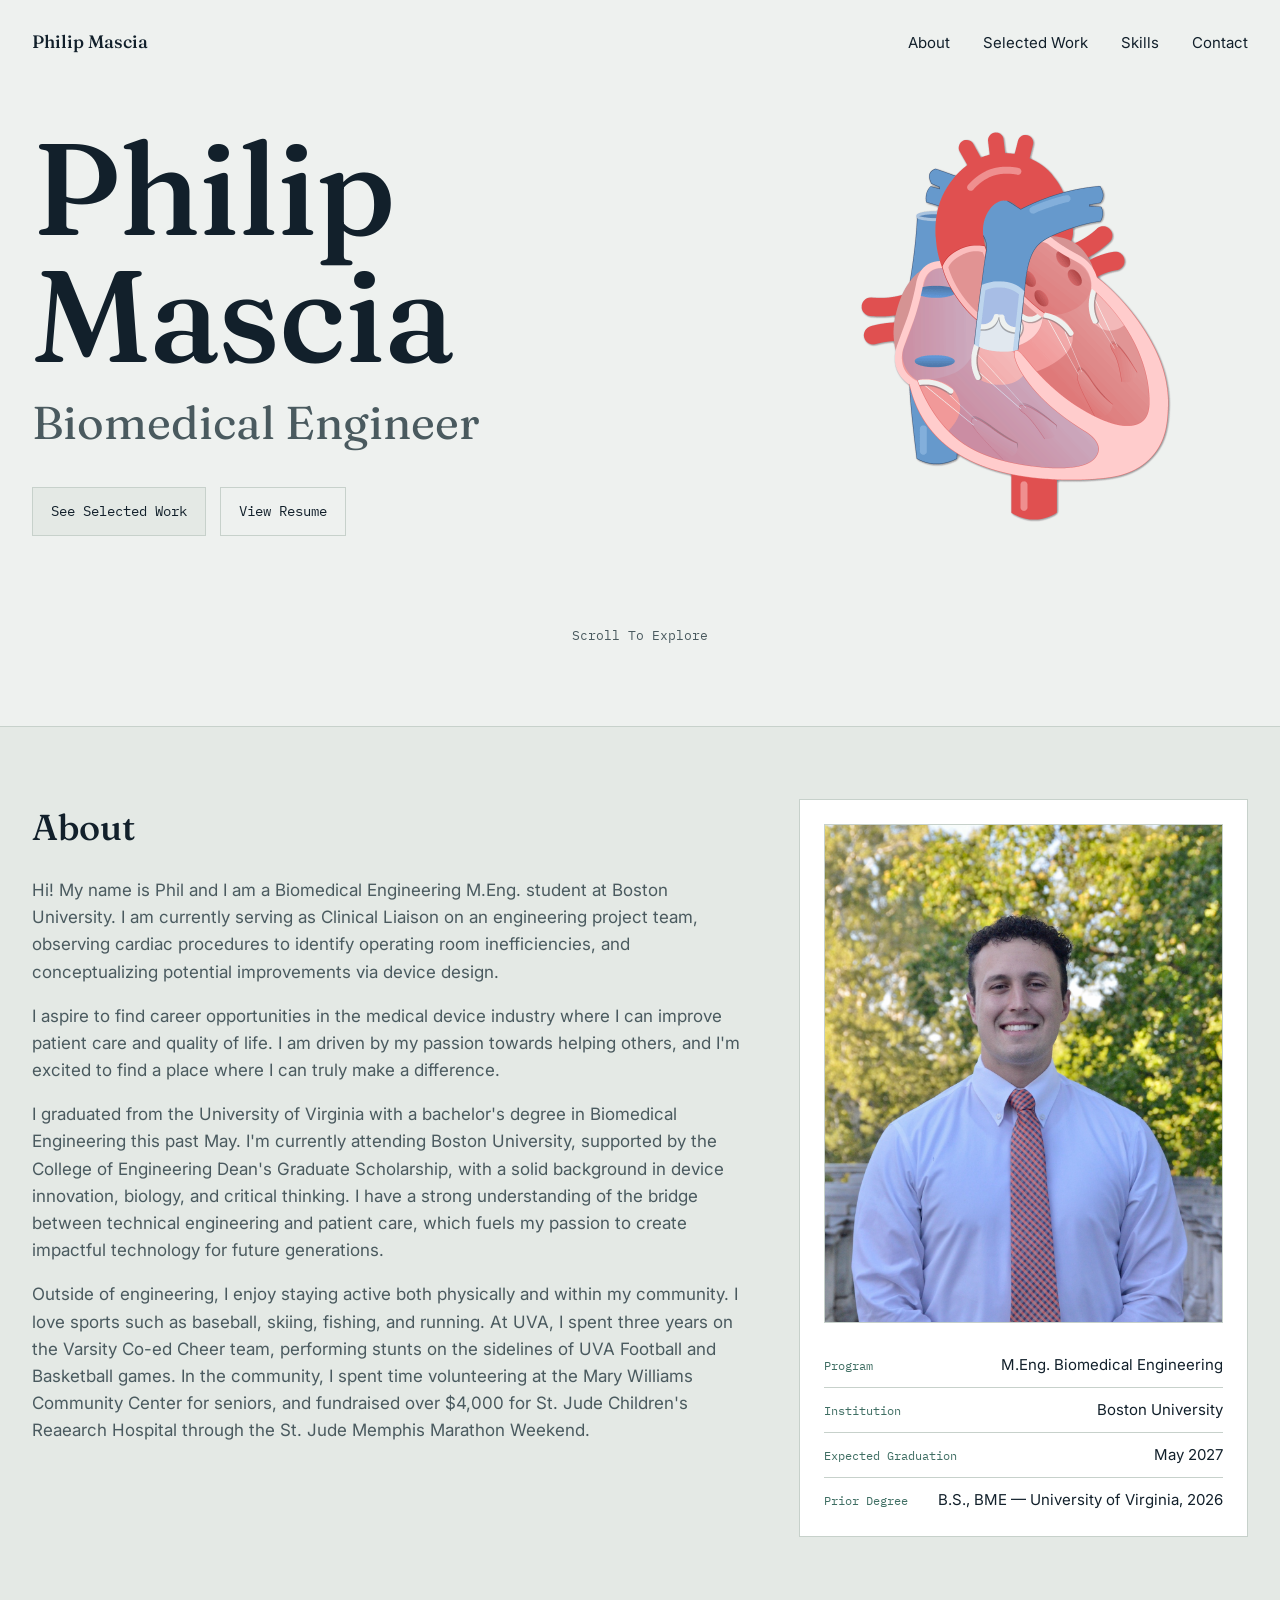
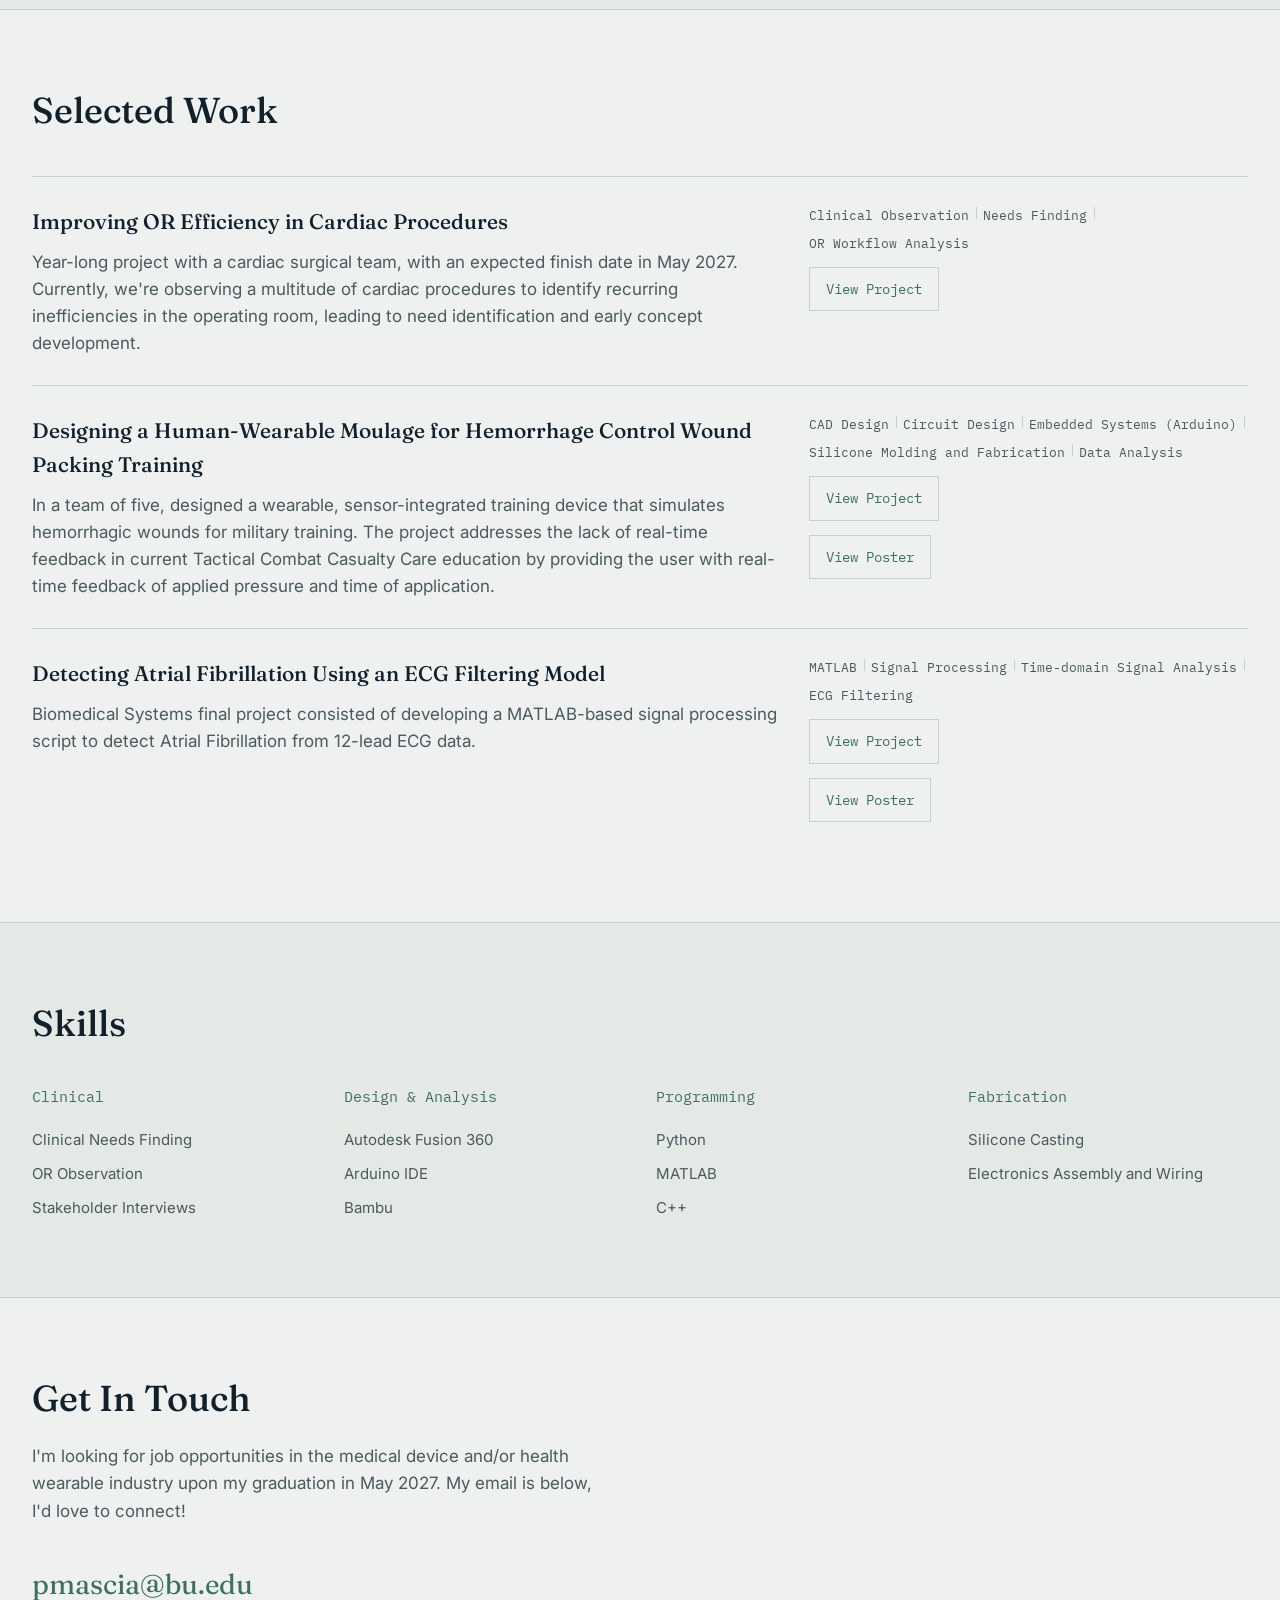
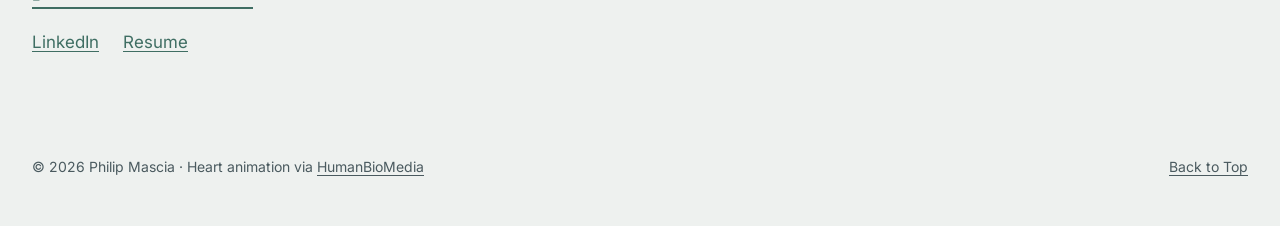
<file: index.html>
<!DOCTYPE html>
<html lang="en">
<head>
<meta charset="UTF-8">
<meta name="viewport" content="width=device-width, initial-scale=1.0">
<title>Philip Mascia — Biomedical Engineer</title>
<link rel="preconnect" href="https://fonts.googleapis.com">
<link rel="preconnect" href="https://fonts.gstatic.com" crossorigin>
<link href="https://fonts.googleapis.com/css2?family=Fraunces:opsz,wght@9..144,400;9..144,500;9..144,600&family=Inter:wght@400;500;600&family=IBM+Plex+Mono:wght@400;500&display=swap" rel="stylesheet">
<link rel="stylesheet" href="styles.css">
</head>
<body>

<header class="site-header">
  <span class="site-name">Philip Mascia</span>
  <nav>
    <a href="#about">About</a>
    <a href="#work">Selected Work</a>
    <a href="#skills">Skills</a>
    <a href="#contact">Contact</a>
  </nav>
</header>

<main>

  <section class="hero">
    <div class="hero-grid">
      <div class="hero-text reveal">
        <h1 class="hero-title">
          <span class="hero-name">Philip Mascia</span>
          <span class="hero-role">Biomedical Engineer</span>
        </h1>
        <div class="hero-cta-row">
          <a class="hero-cta" href="#work">See Selected Work</a>
          <a class="hero-cta hero-cta-secondary" href="images/Philip Mascia.Resume.pdf" target="_blank" rel="noopener">View Resume</a>
        </div>
      </div>
      <div class="hero-visual reveal" aria-label="Animated diagram of a beating heart">
        <img src="images/heart-beating-transparent.webp" alt="Animated diagram of a beating heart" class="heart-gif">
      </div>
     </div>
    <p class="scroll-hint reveal">Scroll To Explore</p>
  </section>

  <section id="about" class="about">
    <div class="about-text reveal">
      <h2>About</h2>
      <p>Hi! My name is Phil and I am a Biomedical Engineering M.Eng. student at Boston University. I am currently serving as Clinical Liaison on an engineering project team, observing cardiac procedures to identify operating room inefficiencies, and conceptualizing potential improvements via device design.</p>
      <p>I aspire to find career opportunities in the medical device industry where I can improve patient care and quality of life. I am driven by my passion towards helping others, and I'm excited to find a place where I can truly make a difference.</p>
      <p>I graduated from the University of Virginia with a bachelor's degree in Biomedical Engineering this past May. I'm currently attending Boston University, supported by the College of Engineering Dean's Graduate Scholarship, with a solid background in device innovation, biology, and critical thinking. I have a strong understanding of the bridge between technical engineering and patient care, which fuels my passion to create impactful technology for future generations.</p>
      <p>Outside of engineering, I enjoy staying active both physically and within my community. I love sports such as baseball, skiing, fishing, and running. At UVA, I spent three years on the Varsity Co-ed Cheer team, performing stunts on the sidelines of UVA Football and Basketball games. In the community, I spent time volunteering at the Mary Williams Community Center for seniors, and fundraised over $4,000 for St. Jude Children's Reaearch Hospital through the St. Jude Memphis Marathon Weekend.</p>
    </div>
    <div class="info-panel reveal" aria-label="Current program summary">
      <img src="images/headshot.jpg" alt="Photo of Philip Mascia" class="hero-photo">
      <div class="panel-row">
        <span class="panel-label">Program</span>
        <span class="panel-value">M.Eng. Biomedical Engineering</span>
      </div>
      <div class="panel-row">
        <span class="panel-label">Institution</span>
        <span class="panel-value">Boston University</span>
      </div>
      <div class="panel-row">
        <span class="panel-label">Expected Graduation</span>
        <span class="panel-value">May 2027</span>
      </div>
      <div class="panel-row">
        <span class="panel-label">Prior Degree</span>
        <span class="panel-value">B.S., BME — University of Virginia, 2026</span>
      </div>
    </div>
  </section>

  <section id="work" class="work">
    <h2>Selected Work</h2>

    <article class="project reveal">
      <div class="project-main">
        <h3>Improving OR Efficiency in Cardiac Procedures</h3>
        <p>Year-long project with a cardiac surgical team, with an expected finish date in May 2027. Currently, we're observing a multitude of cardiac procedures to identify recurring inefficiencies in the operating room, leading to need identification and early concept development.</p>
      </div>
      <div class="project-meta">
        <ul class="tags">
          <li>Clinical Observation</li>
          <li>Needs Finding</li>
          <li>OR Workflow Analysis</li>
        </ul>
        <a class="project-link" href="project-01.html">View Project</a>
      </div>
    </article>

    <article class="project reveal">
      <div class="project-main">
        <h3>Designing a Human-Wearable Moulage for Hemorrhage Control Wound Packing Training</h3>
        <p>In a team of five, designed a wearable, sensor-integrated training device that simulates hemorrhagic wounds for military training. The project addresses the lack of real-time feedback in current Tactical Combat Casualty Care education by providing the user with real-time feedback of applied pressure and time of application.</p>
      </div>
      <div class="project-meta">
        <ul class="tags">
          <li>CAD Design</li>
          <li>Circuit Design</li>
          <li>Embedded Systems (Arduino)</li>
          <li>Silicone Molding and Fabrication</li>
          <li>Data Analysis</li>
        </ul>
        <a class="project-link" href="project-02.html">View Project</a>
        <a class="project-link" href="images/Designing a Human-Wearable Moulage for Hemorrhage Control Wound Packing Training.pdf" target="_blank" rel="noopener">View Poster</a>
      </div>
    </article>

    <article class="project reveal">
      <div class="project-main">
        <h3>Detecting Atrial Fibrillation Using an ECG Filtering Model</h3>
        <p>Biomedical Systems final project consisted of developing a MATLAB-based signal processing script to detect Atrial Fibrillation from 12-lead ECG data.</p>
      </div>
      <div class="project-meta">
        <ul class="tags">
          <li>MATLAB</li>
          <li>Signal Processing</li>
          <li>Time-domain Signal Analysis</li>
          <li>ECG Filtering</li>
        </ul>
        <a class="project-link" href="project-03.html">View Project</a>
        <a class="project-link" href="images/BME Systems final project.pdf" target="_blank" rel="noopener">View Poster</a>
      </div>
    </article>

  </section>

  <section id="skills" class="skills">
    <h2>Skills</h2>
    <div class="skills-grid">
      <div class="skills-group reveal">
        <h3>Clinical</h3>
        <ul>
          <li>Clinical Needs Finding</li>
          <li>OR Observation</li>
          <li>Stakeholder Interviews</li>
        </ul>
      </div>
      <div class="skills-group reveal">
        <h3>Design &amp; Analysis</h3>
        <ul>
          <li>Autodesk Fusion 360</li>
          <li>Arduino IDE</li>
          <li>Bambu</li>
        </ul>
      </div>
      <div class="skills-group reveal">
        <h3>Programming</h3>
        <ul>
          <li>Python</li>
          <li>MATLAB</li>
          <li>C++</li>
        </ul>
      </div>
      <div class="skills-group reveal">
        <h3>Fabrication</h3>
        <ul>
          <li>Silicone Casting</li>
          <li>Electronics Assembly and Wiring</li>
        </ul>
      </div>
    </div>
  </section>

  <section id="contact" class="contact reveal">
    <h2>Get In Touch</h2>
    <p>I'm looking for job opportunities in the medical device and/or health wearable industry upon my graduation in May 2027. My email is below, I'd love to connect!</p>
    <a class="contact-email" href="mailto:pmascia@bu.edu">pmascia@bu.edu</a>
    <div class="contact-links">
      <a href="https://www.linkedin.com/in/philip-mascia-20286b327">LinkedIn</a>
      <a href="images/Philip Mascia.Resume.pdf" target="_blank" rel="noopener">Resume</a>
    </div>
  </section>

</main>

<footer class="site-footer">
  <span>© 2026 Philip Mascia · Heart animation via <a href="https://www.humanbiomedia.org/cardiac-cycle-animations/">HumanBioMedia</a></span>
  <a href="#top">Back to Top</a>
</footer>
<script>
  const revealEls = document.querySelectorAll('.reveal');
const observer = new IntersectionObserver((entries) => {
  entries.forEach(entry => {
    if (entry.isIntersecting) {
      entry.target.classList.add('visible');
      observer.unobserve(entry.target);
    }
  });
}, { threshold: 0.15 });
revealEls.forEach(el => observer.observe(el));
</script>
</body>
</html>
</file>
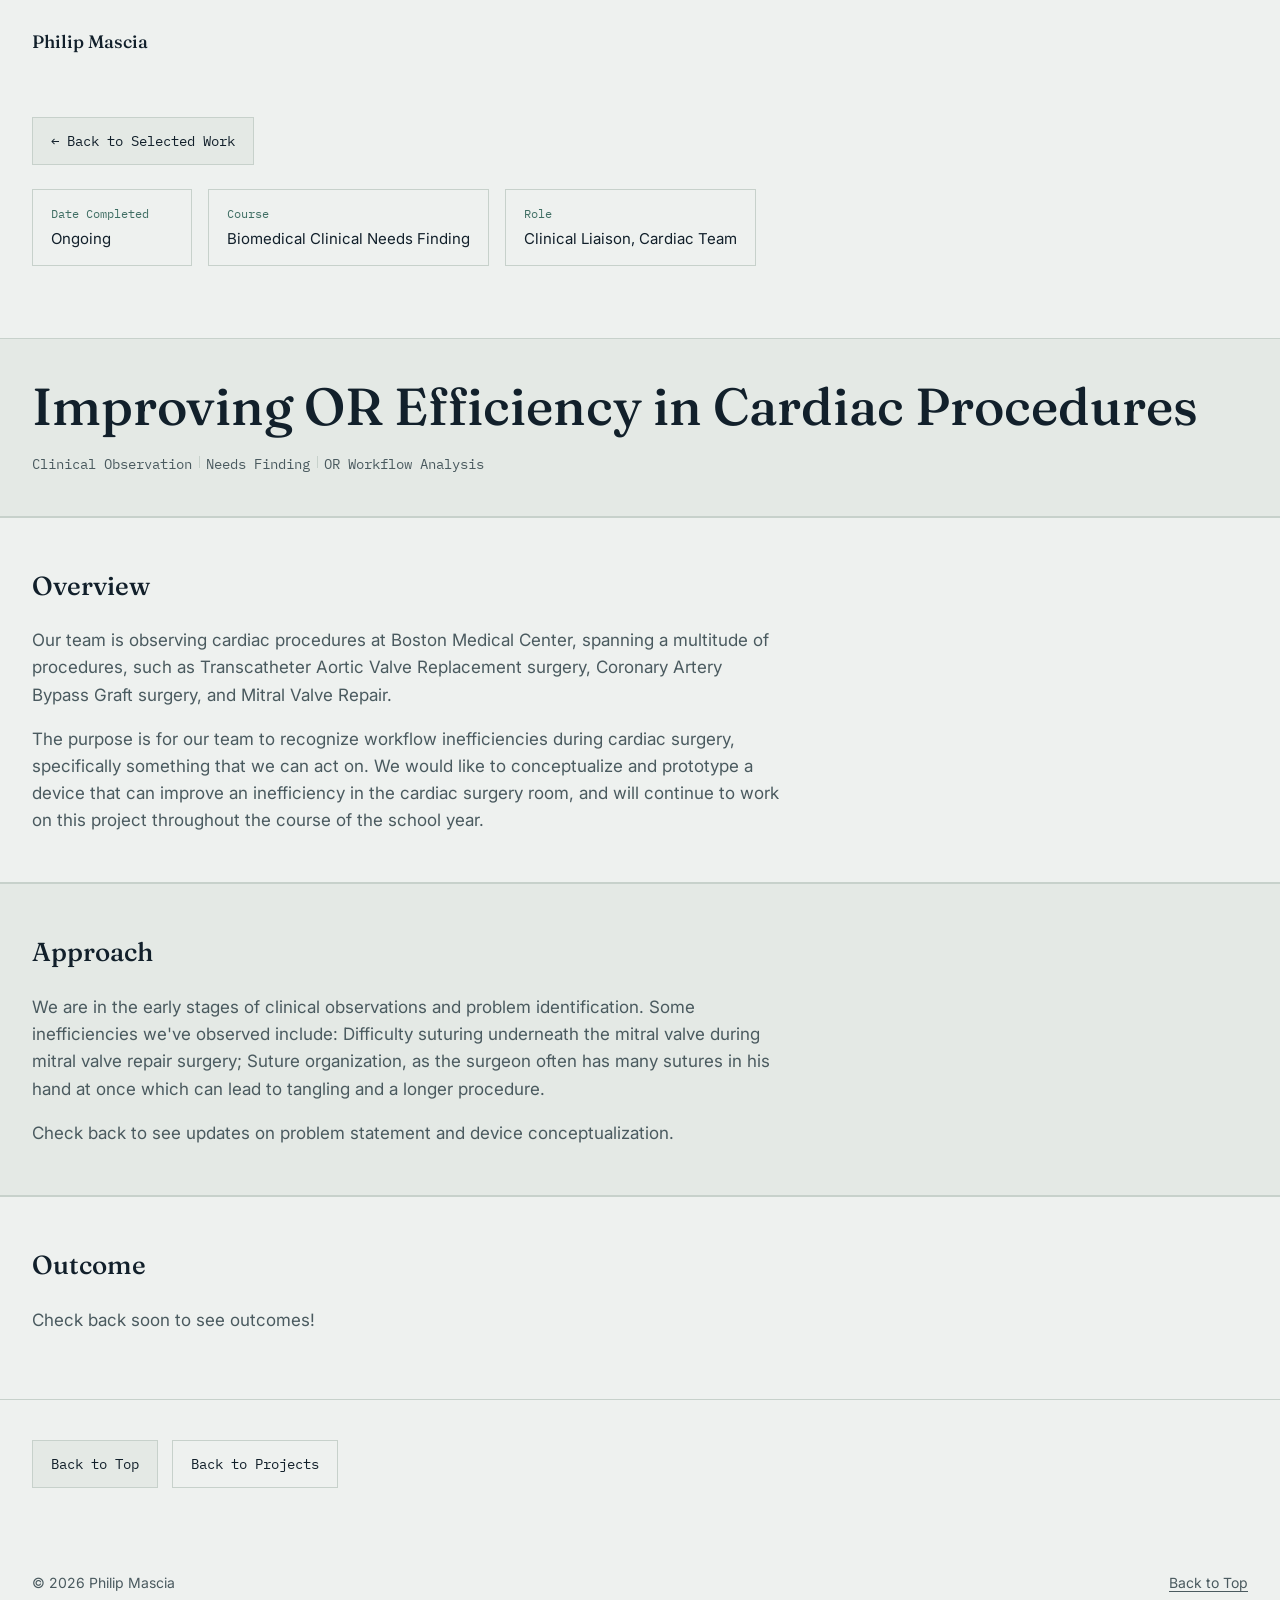
<file: project-01.html>
<!DOCTYPE html>
<html lang="en">
<head>
<meta charset="UTF-8">
<meta name="viewport" content="width=device-width, initial-scale=1.0">
<title>Improving OR Efficiency in Cardiac Procedures — Philip Mascia</title>
<link rel="preconnect" href="https://fonts.googleapis.com">
<link rel="preconnect" href="https://fonts.gstatic.com" crossorigin>
<link href="https://fonts.googleapis.com/css2?family=Fraunces:opsz,wght@9..144,400;9..144,500;9..144,600&family=Inter:wght@400;500;600&family=IBM+Plex+Mono:wght@400;500&display=swap" rel="stylesheet">
<link rel="stylesheet" href="styles.css">
</head>
<body id="top">

<header class="site-header">
  <span class="site-name">Philip Mascia</span>
</header>

<main>

  <div class="project-nav reveal">
    <a class="hero-cta" href="index.html#work">← Back to Selected Work</a>
  </div>

  <section class="project-meta-block reveal">
    <div class="meta-row">
      <div class="meta-box">
        <span class="panel-label">Date Completed</span>
        <span class="panel-value">Ongoing</span>
      </div>
      <div class="meta-box">
        <span class="panel-label">Course</span>
        <span class="panel-value">Biomedical Clinical Needs Finding</span>
      </div>
      <div class="meta-box">
        <span class="panel-label">Role</span>
        <span class="panel-value">Clinical Liaison, Cardiac Team</span>
      </div>
    </div>
  </section>

  <section class="project-title-block reveal">
    <h1 class="project-title">Improving OR Efficiency in Cardiac Procedures</h1>
    <ul class="tags project-skills">
      <li>Clinical Observation</li>
      <li>Needs Finding</li>
      <li>OR Workflow Analysis</li>
    </ul>
  </section>

  <section class="project-section reveal">
    <h2>Overview</h2>
    <p>Our team is observing cardiac procedures at Boston Medical Center, spanning a multitude of procedures, such as Transcatheter Aortic Valve Replacement surgery, Coronary Artery Bypass Graft surgery, and Mitral Valve Repair.</p>
    <p>The purpose is for our team to recognize workflow inefficiencies during cardiac surgery, specifically something that we can act on. We would like to conceptualize and prototype a device that can improve an inefficiency in the cardiac surgery room, and will continue to work on this project throughout the course of the school year.</p>
  </section>

  <section class="project-section reveal">
    <h2>Approach</h2>
    <p>We are in the early stages of clinical observations and problem identification. Some inefficiencies we've observed include: Difficulty suturing underneath the mitral valve during mitral valve repair surgery; Suture organization, as the surgeon often has many sutures in his hand at once which can lead to tangling and a longer procedure.</p>
    <p>Check back to see updates on problem statement and device conceptualization.</p>
  </section>

  <section class="project-section reveal">
    <h2>Outcome</h2>
    <p>Check back soon to see outcomes!</p>
    <p></p>
  </section>

  <div class="project-footer-nav reveal">
    <a class="hero-cta" href="#top">Back to Top</a>
    <a class="hero-cta hero-cta-secondary" href="index.html#work">Back to Projects</a>
  </div>

</main>

<footer class="site-footer">
  <span>© 2026 Philip Mascia</span>
  <a href="#top">Back to Top</a>
</footer>
<script>
  const revealEls = document.querySelectorAll('.reveal');
const observer = new IntersectionObserver((entries) => {
  entries.forEach(entry => {
    if (entry.isIntersecting) {
      entry.target.classList.add('visible');
      observer.unobserve(entry.target);
    }
  });
}, { threshold: 0.15 });
revealEls.forEach(el => observer.observe(el));
</script>
</body>
</html>
</file>
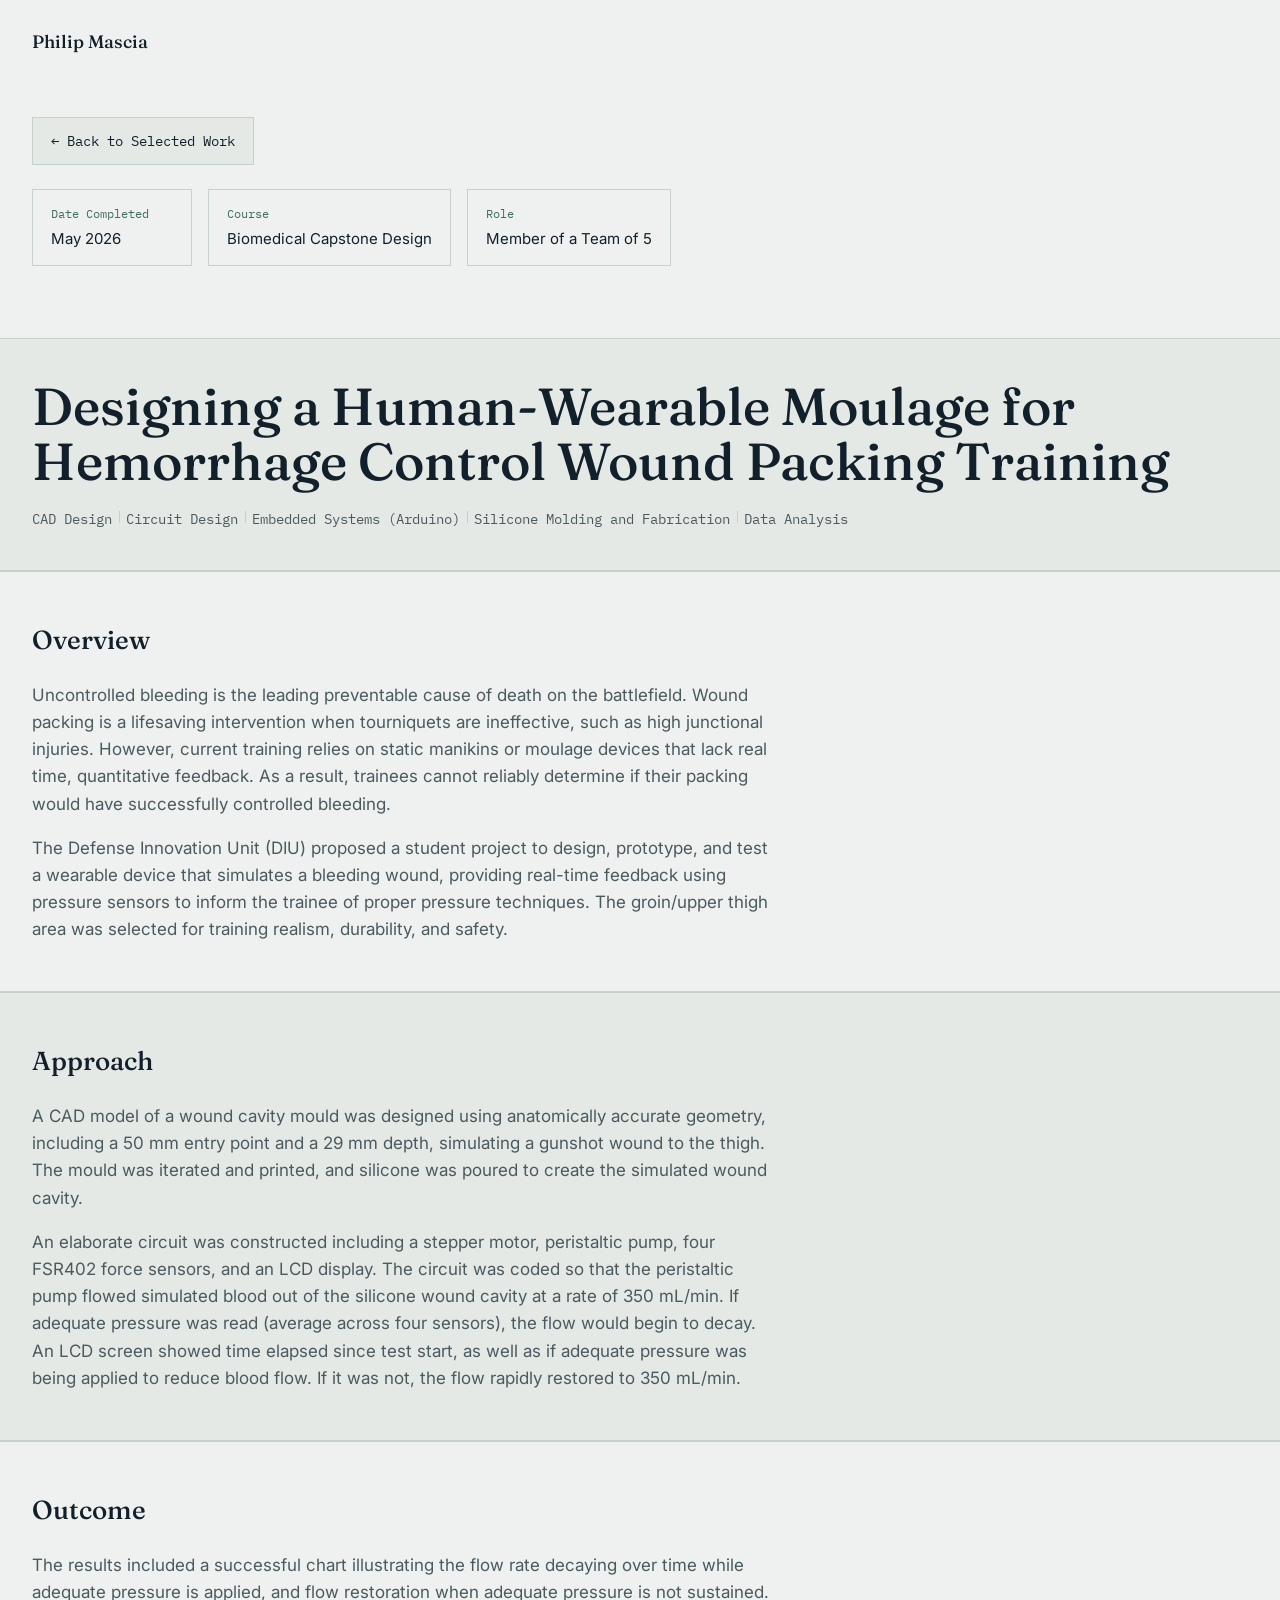
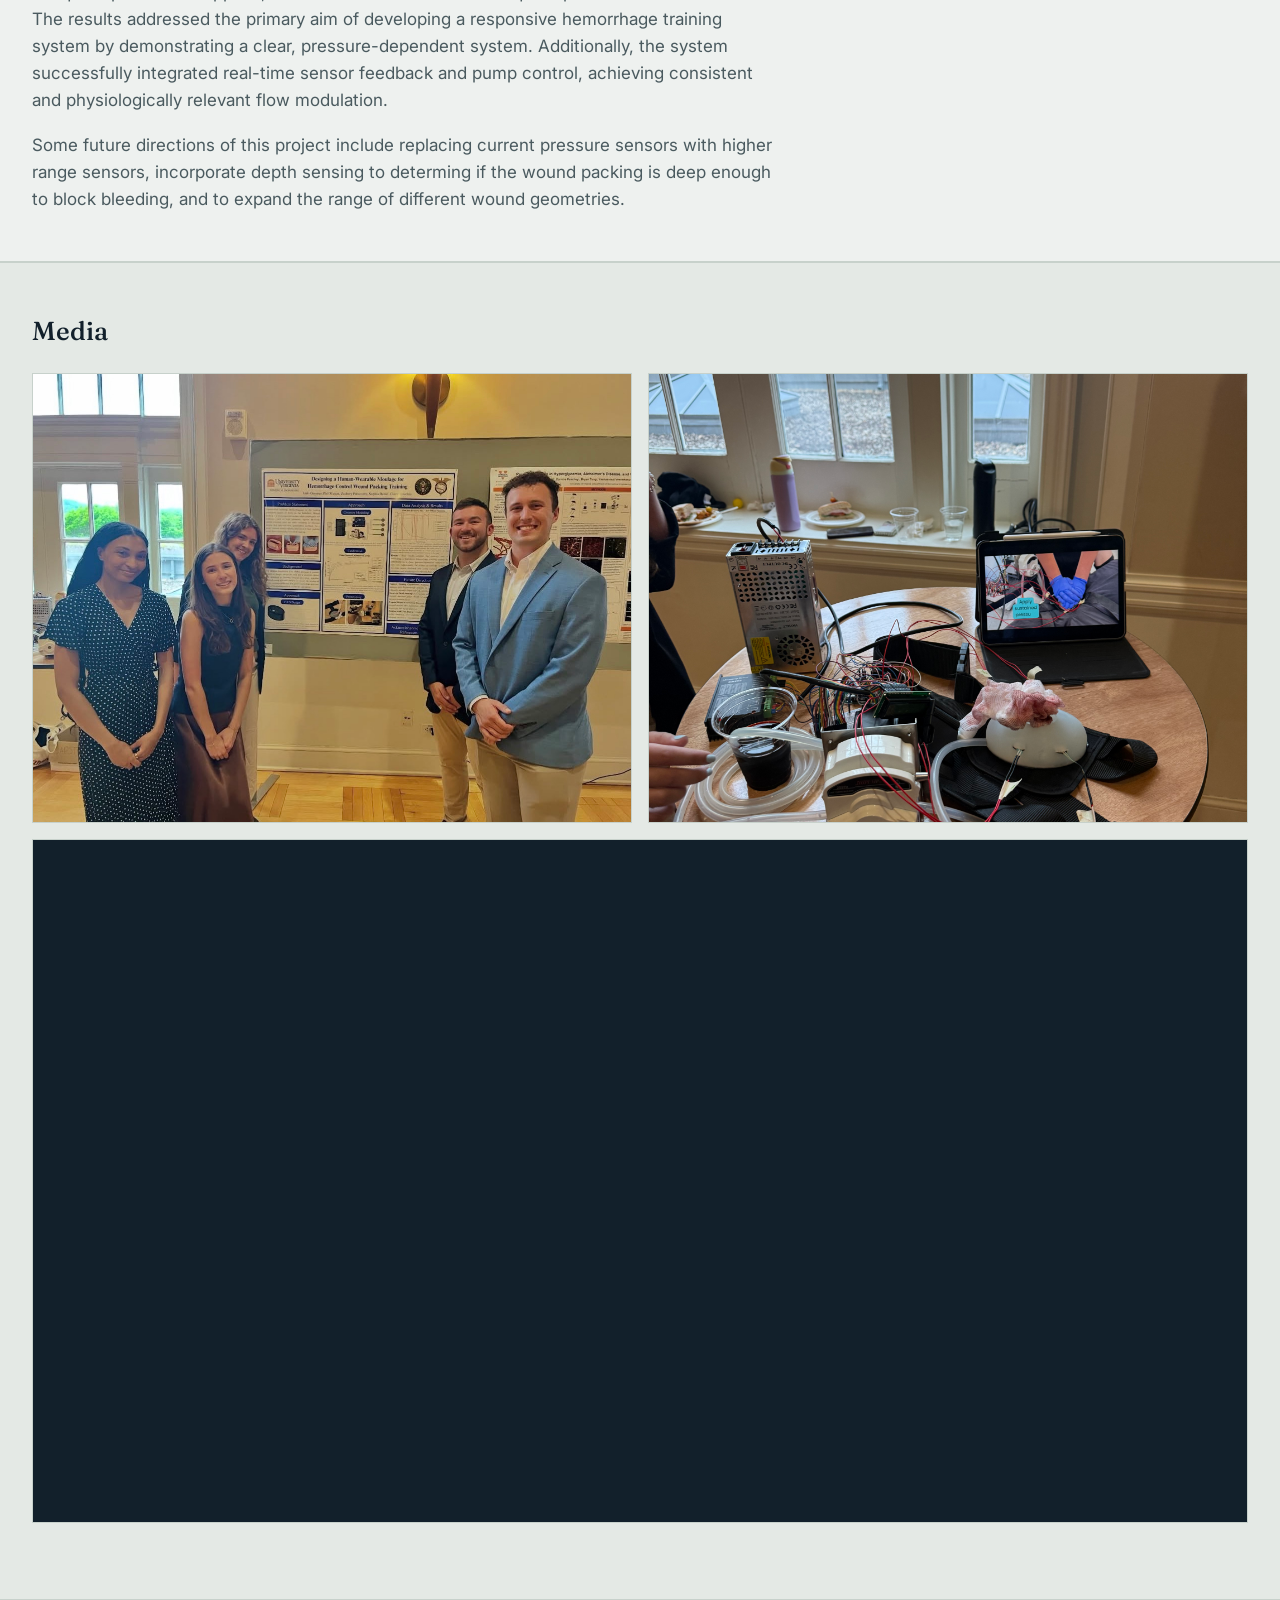
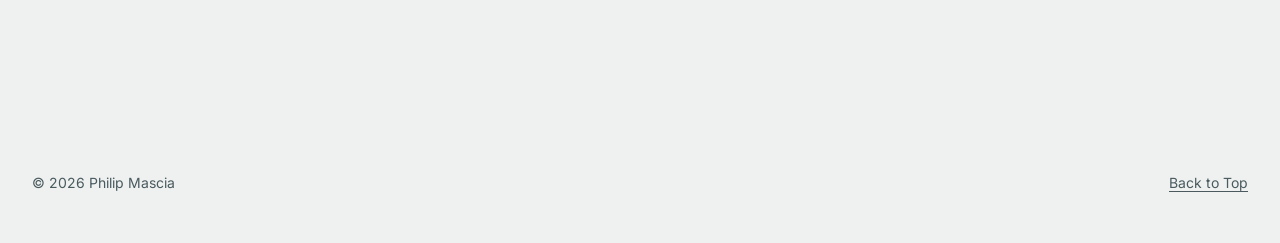
<file: project-02.html>
<!DOCTYPE html>
<html lang="en">
<head>
<meta charset="UTF-8">
<meta name="viewport" content="width=device-width, initial-scale=1.0">
<title>Designing a Human-Wearable Moulage For Hemorrhage Control Wound Packing Training — Philip Mascia</title>
<link rel="preconnect" href="https://fonts.googleapis.com">
<link rel="preconnect" href="https://fonts.gstatic.com" crossorigin>
<link href="https://fonts.googleapis.com/css2?family=Fraunces:opsz,wght@9..144,400;9..144,500;9..144,600&family=Inter:wght@400;500;600&family=IBM+Plex+Mono:wght@400;500&display=swap" rel="stylesheet">
<link rel="stylesheet" href="styles.css">
</head>
<body id="top">

<header class="site-header">
  <span class="site-name">Philip Mascia</span>
</header>

<main>

  <div class="project-nav reveal">
    <a class="hero-cta" href="index.html#work">← Back to Selected Work</a>
  </div>

  <section class="project-meta-block reveal">
    <div class="meta-row">
      <div class="meta-box">
        <span class="panel-label">Date Completed</span>
        <span class="panel-value">May 2026</span>
      </div>
      <div class="meta-box">
        <span class="panel-label">Course</span>
        <span class="panel-value">Biomedical Capstone Design</span>
      </div>
      <div class="meta-box">
        <span class="panel-label">Role</span>
        <span class="panel-value">Member of a Team of 5</span>
      </div>
    </div>
  </section>

  <section class="project-title-block reveal">
    <h1 class="project-title">Designing a Human-Wearable Moulage for Hemorrhage Control Wound Packing Training</h1>
    <ul class="tags project-skills">
      <li>CAD Design</li>
      <li>Circuit Design</li>
      <li>Embedded Systems (Arduino)</li>
      <li>Silicone Molding and Fabrication</li>
      <li>Data Analysis</li>
    </ul>
  </section>

  <section class="project-section reveal">
    <h2>Overview</h2>
    <p>Uncontrolled bleeding is the leading preventable cause of death on the battlefield. Wound packing is a lifesaving intervention when tourniquets are ineffective, such as high junctional injuries. However, current training relies on static manikins or moulage devices that lack real time, quantitative feedback. As a result, trainees cannot reliably determine if their packing would have successfully controlled bleeding.</p>
    <p>The Defense Innovation Unit (DIU) proposed a student project to design, prototype, and test a wearable device that simulates a bleeding wound, providing real-time feedback using pressure sensors to inform the trainee of proper pressure techniques. The groin/upper thigh area was selected for training realism, durability, and safety.</p>
  </section>

  <section class="project-section reveal">
    <h2>Approach</h2>
    <p>A CAD model of a wound cavity mould was designed using anatomically accurate geometry, including a 50 mm entry point and a 29 mm depth, simulating a gunshot wound to the thigh. The mould was iterated and printed, and silicone was poured to create the simulated wound cavity.</p>
    <p>An elaborate circuit was constructed including a stepper motor, peristaltic pump, four FSR402 force sensors, and an LCD display. The circuit was coded so that the peristaltic pump flowed simulated blood out of the silicone wound cavity at a rate of 350 mL/min. If adequate pressure was read (average across four sensors), the flow would begin to decay. An LCD screen showed time elapsed since test start, as well as if adequate pressure was being applied to reduce blood flow. If it was not, the flow rapidly restored to 350 mL/min.</p>
  </section>

  <section class="project-section reveal">
    <h2>Outcome</h2>
    <p>The results included a successful chart illustrating the flow rate decaying over time while adequate pressure is applied, and flow restoration when adequate pressure is not sustained. The results addressed the primary aim of developing a responsive hemorrhage training system by demonstrating a clear, pressure-dependent system. Additionally, the system successfully integrated real-time sensor feedback and pump control, achieving consistent and physiologically relevant flow modulation.</p>
    <p>Some future directions of this project include replacing current pressure sensors with higher range sensors, incorporate depth sensing to determing if the wound packing is deep enough to block bleeding, and to expand the range of different wound geometries.</p>
  </section>

  <section class="project-section reveal">
    <h2>Media</h2>
    <div class="media-grid two-up">
      <img class="media-item" src="images/Team.jpg" alt="Team Picture">
      <img class="media-item" src="images/Device.jpeg" alt="Final Device Picture">
      <iframe class="media-item wide" src="https://youtube.com/embed/aLlrbUD09sQ" title="Project demo video" allowfullscreen></iframe>
    </div>
  </section>

  <div class="project-footer-nav reveal">
    <a class="hero-cta" href="#top">Back to Top</a>
    <a class="hero-cta hero-cta-secondary" href="index.html#work">Back to Projects</a>
  </div>

</main>

<footer class="site-footer">
  <span>© 2026 Philip Mascia</span>
  <a href="#top">Back to Top</a>
</footer>
<script>
  const revealEls = document.querySelectorAll('.reveal');
const observer = new IntersectionObserver((entries) => {
  entries.forEach(entry => {
    if (entry.isIntersecting) {
      entry.target.classList.add('visible');
      observer.unobserve(entry.target);
    }
  });
}, { threshold: 0.15 });
revealEls.forEach(el => observer.observe(el));
</script>
</body>
</html>
</file>
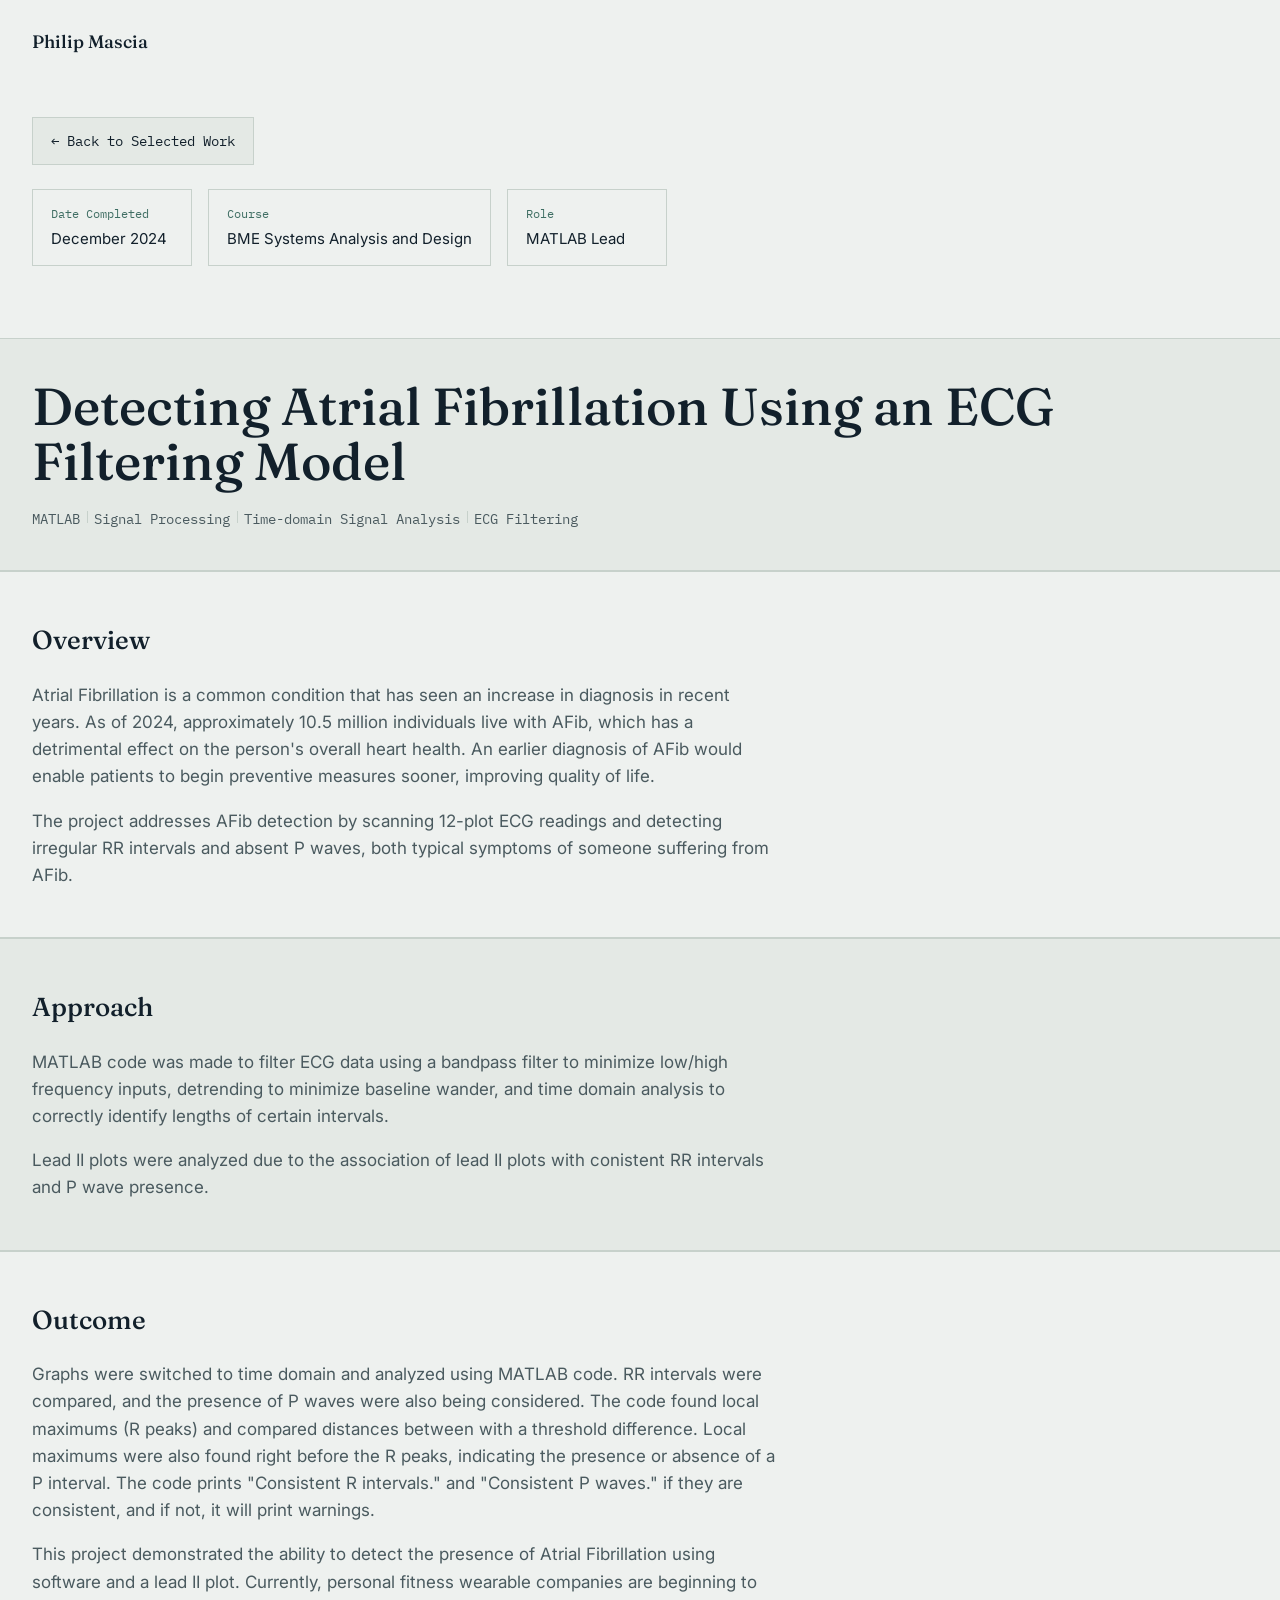
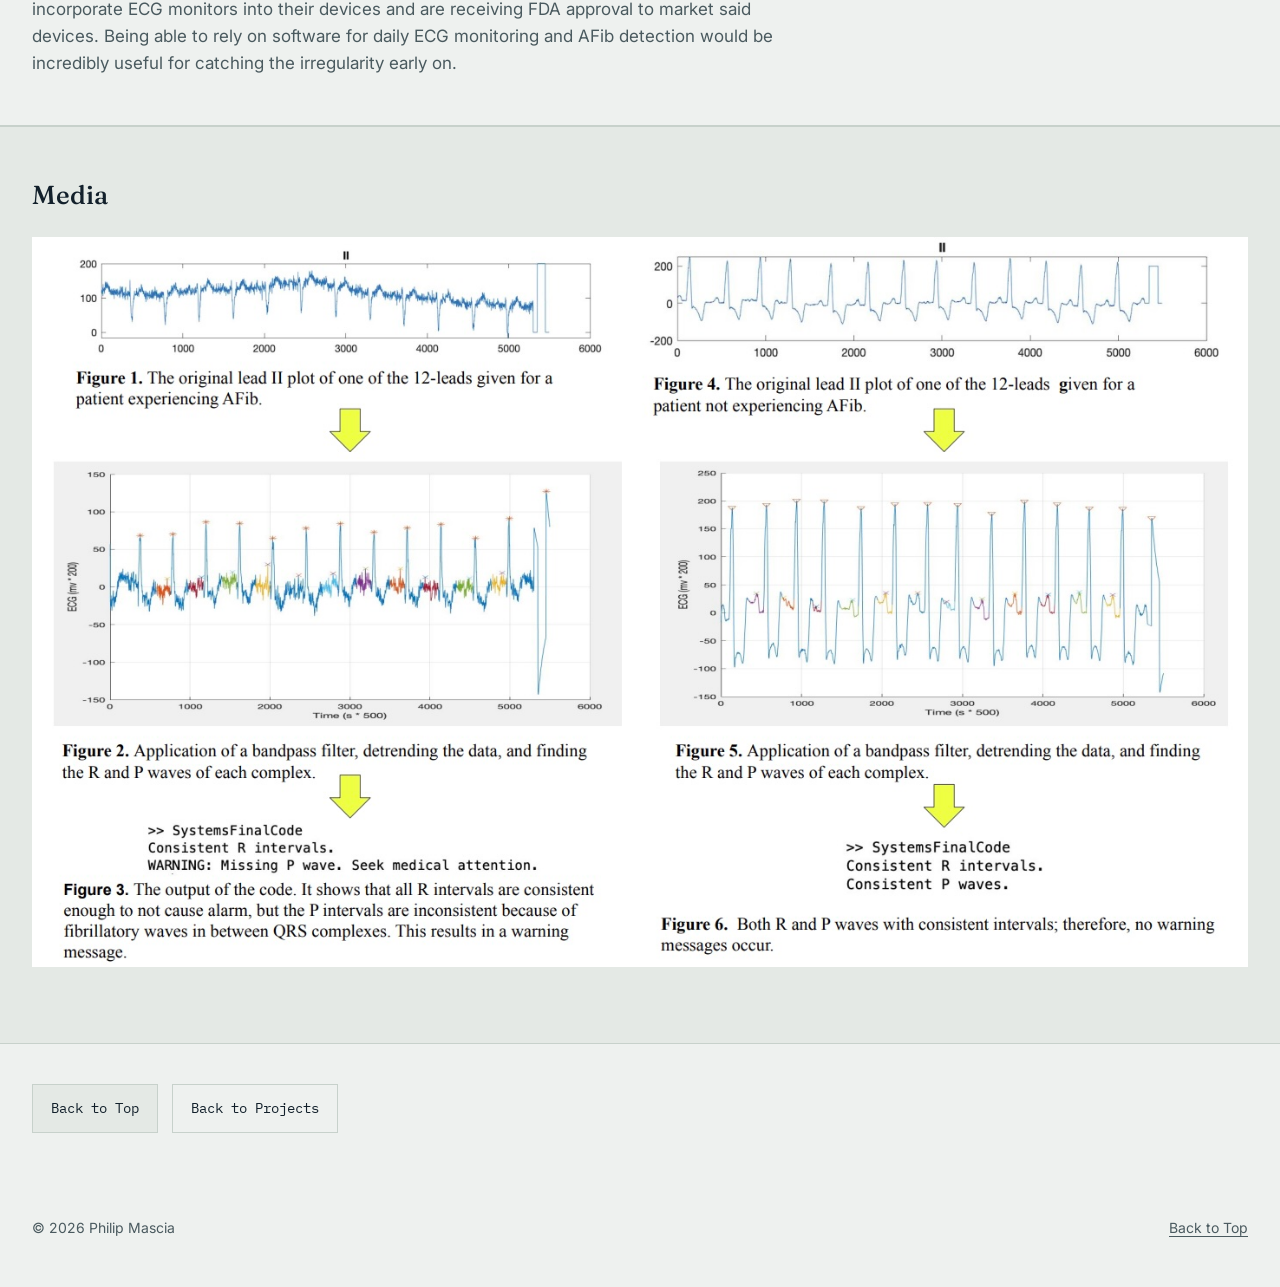
<file: project-03.html>
<!DOCTYPE html>
<html lang="en">
<head>
<meta charset="UTF-8">
<meta name="viewport" content="width=device-width, initial-scale=1.0">
<title>Detecting Atrial Fibrillation Using an ECG Filtering Model — Philip Mascia</title>
<link rel="preconnect" href="https://fonts.googleapis.com">
<link rel="preconnect" href="https://fonts.gstatic.com" crossorigin>
<link href="https://fonts.googleapis.com/css2?family=Fraunces:opsz,wght@9..144,400;9..144,500;9..144,600&family=Inter:wght@400;500;600&family=IBM+Plex+Mono:wght@400;500&display=swap" rel="stylesheet">
<link rel="stylesheet" href="styles.css">
</head>
<body id="top">

<header class="site-header">
  <span class="site-name">Philip Mascia</span>
</header>

<main>

  <div class="project-nav reveal">
    <a class="hero-cta" href="index.html#work">← Back to Selected Work</a>
  </div>

  <section class="project-meta-block reveal">
    <div class="meta-row">
      <div class="meta-box">
        <span class="panel-label">Date Completed</span>
        <span class="panel-value">December 2024</span>
      </div>
      <div class="meta-box">
        <span class="panel-label">Course</span>
        <span class="panel-value">BME Systems Analysis and Design</span>
      </div>
      <div class="meta-box">
        <span class="panel-label">Role</span>
        <span class="panel-value">MATLAB Lead</span>
      </div>
    </div>
  </section>

  <section class="project-title-block reveal">
    <h1 class="project-title">Detecting Atrial Fibrillation Using an ECG Filtering Model</h1>
    <ul class="tags project-skills">
      <li>MATLAB</li>
      <li>Signal Processing</li>
      <li>Time-domain Signal Analysis</li>
      <li>ECG Filtering</li>
    </ul>
  </section>

  <section class="project-section reveal">
    <h2>Overview</h2>
    <p>Atrial Fibrillation is a common condition that has seen an increase in diagnosis in recent years. As of 2024, approximately 10.5 million individuals live with AFib, which has a detrimental effect on the person's overall heart health. An earlier diagnosis of AFib would enable patients to begin preventive measures sooner, improving quality of life. </p>
    <p>The project addresses AFib detection by scanning 12-plot ECG readings and detecting irregular RR intervals and absent P waves, both typical symptoms of someone suffering from AFib.</p>
  </section>

  <section class="project-section reveal">
    <h2>Approach</h2>
    <p>MATLAB code was made to filter ECG data using a bandpass filter to minimize low/high frequency inputs, detrending to minimize baseline wander, and time domain analysis to correctly identify lengths of certain intervals.</p>
    <p>Lead II plots were analyzed due to the association of lead II plots with conistent RR intervals and P wave presence.</p>
  </section>

  <section class="project-section reveal">
    <h2>Outcome</h2>
    <p>Graphs were switched to time domain and analyzed using MATLAB code. RR intervals were compared, and the presence of P waves were also being considered. The code found local maximums (R peaks) and compared distances between with a threshold difference. Local maximums were also found right before the R peaks, indicating the presence or absence of a P interval. The code prints "Consistent R intervals." and "Consistent P waves." if they are consistent, and if not, it will print warnings.</p>
    <p>This project demonstrated the ability to detect the presence of Atrial Fibrillation using software and a lead II plot. Currently, personal fitness wearable companies are beginning to incorporate ECG monitors into their devices and are receiving FDA approval to market said devices. Being able to rely on software for daily ECG monitoring and AFib detection would be incredibly useful for catching the irregularity early on.</p>
  </section>
  <section class="project-section reveal">
    <h2>Media</h2>
    <div class="media-grid two-up">
      <img class="media-item wide" src="images/AFib.jpeg" alt="Model Results" style="border: none; aspect-ratio: auto; height: auto;">
    </div>
  </section>
  
  <div class="project-footer-nav reveal">
    <a class="hero-cta" href="#top">Back to Top</a>
    <a class="hero-cta hero-cta-secondary" href="index.html#work">Back to Projects</a>
  </div>

</main>

<footer class="site-footer">
  <span>© 2026 Philip Mascia</span>
  <a href="#top">Back to Top</a>
</footer>
<script>
  const revealEls = document.querySelectorAll('.reveal');
const observer = new IntersectionObserver((entries) => {
  entries.forEach(entry => {
    if (entry.isIntersecting) {
      entry.target.classList.add('visible');
      observer.unobserve(entry.target);
    }
  });
}, { threshold: 0.15 });
revealEls.forEach(el => observer.observe(el));
</script>
</body>
</html>
</file>
<file: styles.css>
/* ---- Tokens ---- */
:root {
  --paper: #EEF1EF;
  --paper-line: #C7D1CB;
  --ink: #12202B;
  --ink-soft: #4A5A5F;
  --teal: #3F6E63;
  --copper: #B5622F;
  --white: #FFFFFF;
  --paper-alt: #E4E9E5;
  --paper-hover: #DFEAE5;

  --font-display: 'Fraunces', serif;
  --font-body: 'Inter', -apple-system, sans-serif;
  --font-mono: 'IBM Plex Mono', monospace;

  --max: 1280px;
  --edge: 1px solid var(--paper-line);
}
* { box-sizing: border-box; }

html { scroll-behavior: smooth; }

body {
  margin: 0;
  background: var(--paper);
  color: var(--ink);
  font-family: var(--font-body);
  font-size: 17px;
  line-height: 1.6;
}

h1, h2, h3 {
  font-family: var(--font-display);
  font-weight: 500;
  margin: 0;
  color: var(--ink);
}

p { margin: 0 0 1em; color: var(--ink-soft); }
p:last-child { margin-bottom: 0; }

a {
  color: var(--teal);
  text-decoration-thickness: 1px;
  text-underline-offset: 3px;
}
a:hover { color: var(--copper); }

a:focus-visible, button:focus-visible {
  outline: 2px solid var(--copper);
  outline-offset: 3px;
}

@media (prefers-reduced-motion: reduce) {
  html { scroll-behavior: auto; }
  * { animation: none !important; transition: none !important; }
}

/* ---- Layout shell ---- */
main, .site-header, .site-footer {
  max-width: var(--max);
  margin: 0 auto;
  padding-left: 32px;
  padding-right: 32px;
}
main > section {
  width: 100vw;
  position: relative;
  left: 50%;
  margin-left: -50vw;
  padding-left: max(32px, calc((100vw - var(--max)) / 2 + 32px));
  padding-right: max(32px, calc((100vw - var(--max)) / 2 + 32px));
}

section { padding: 72px 0; border-bottom: var(--edge); }
.contact { border-bottom: none; }

/* ---- Header ---- */
.site-header {
  display: flex;
  justify-content: space-between;
  align-items: center;
  padding-top: 28px;
  padding-bottom: 28px;
}
.site-name {
  font-family: var(--font-display);
  font-size: 18px;
  font-weight: 500;
}
.site-header nav a {
  margin-left: 28px;
  color: var(--ink);
  text-decoration: none;
  font-size: 15px;
  position: relative;
  padding-bottom: 2px;
}
.site-header nav a::after {
  content: "";
  position: absolute;
  left: 0;
  bottom: -2px;
  width: 0;
  height: 1px;
  background: var(--teal);
  transition: width 0.25s ease;
}
.site-header nav a:hover { color: var(--teal); }
.site-header nav a:hover::after { width: 100%; }

/* ---- Hero ---- */
.hero {
  padding-top: 40px;
  position: relative;
}
.hero-grid {
  display: grid;
  grid-template-columns: 1.5fr 1fr;
  gap: 48px;
  align-items: start;
}
.hero h1.hero-title {
  font-family: var(--font-display);
  font-weight: 500;
}
.hero-name {
  display: block;
  font-size: clamp(64px, 10.5vw, 130px);
  line-height: 0.98;
  letter-spacing: -0.01em;
}
.hero-role {
  display: block;
  margin-top: 6px;
  font-size: clamp(30px, 4.2vw, 46px);
  font-weight: 400;
  color: var(--ink-soft);
}
.hero-sub {
  margin-top: 24px;
  max-width: 46ch;
  font-size: 17px;
}
.hero-cta-row {
  display: flex;
  flex-wrap: wrap;
  gap: 14px;
  margin-top: 28px;
}
.hero-cta {
  display: inline-block;
  padding: 12px 18px;
  border: var(--edge);
  background: var(--paper-alt);
  color: var(--ink);
  font-family: var(--font-mono);
  font-size: 14px;
  text-decoration: none;
  transition: border-color 0.3s ease, color 0.3s ease, background-color 0.3s ease;
}
.hero-cta:hover {
  border-color: var(--teal);
  color: var(--teal);
  background: var(--paper-hover);
}
.hero-cta-secondary {
  background: transparent;
}
.scroll-hint {
  text-align: center;
  margin-top: 90px;
  padding-bottom: 8px;
  font-family: var(--font-mono);
  font-size: 13px;
  color: var(--ink-soft);
  transition: color 0.3s ease;
  animation: scroll-hint-bounce 2.2s ease-in-out 5;
}
.scroll-hint:hover {
  color: var(--teal);
}
@keyframes scroll-hint-bounce {
  0%, 100% { transform: translateY(0); }
  50% { transform: translateY(6px); }
}

/* ---- Hero visual: heart rate monitor ---- */
.hero-visual {
  padding: 0px 24px;
  min-height: 320px;
  display: flex;
  flex-direction: column;
  align-items: center;
  justify-content: flex-start;
  gap: 24px;
}
.heart-gif {
  width: 100%;
  max-width: 320px;
  height: auto;
  display: block;
}
/* ---- Info panel (headshot + program summary, now in About) ---- */
.info-panel {
  border: var(--edge);
  background: var(--white);
  padding: 24px;
}
.hero-photo {
  width: 100%;
  aspect-ratio: 4 / 5;
  object-fit: cover;
  margin-bottom: 20px;
  border: var(--edge);
  display: block;
}
.panel-row {
  display: flex;
  flex-direction: row;
  justify-content: space-between;
  align-items: baseline;
  gap: 12px;
  padding: 10px 0;
  border-bottom: var(--edge);
}
.panel-row:last-child { border-bottom: none; padding-bottom: 0; }
.panel-row:first-child { padding-top: 0; }
.panel-label {
  font-family: var(--font-mono);
  font-size: 12px;
  color: var(--teal);
  white-space: nowrap;
}
.panel-value {
  font-size: 15px;
  color: var(--ink);
}
.info-panel .panel-value {
  text-align: right;
}

/* ---- About ---- */
.about {
  display: grid;
  grid-template-columns: 1.6fr 1fr;
  gap: 48px;
}
.about h2 { font-size: 28px; margin-bottom: 20px; }
.about .info-panel { align-self: start; }

/* ---- Work ---- */
.work h2 { font-size: 28px; margin-bottom: 36px; }
.project {
  display: grid;
  grid-template-columns: 1.7fr 1fr;
  gap: 32px;
  padding: 28px 0;
  border-top: var(--edge);
  position: relative;
  transition: background-color 0.5s ease;
}
.project:hover {
  background: var(--paper-hover);
}
.project::before {
  content: "";
  position: absolute;
  top: 0;
  left: 0;
  right: 0;
  height: 2px;
  background: var(--teal);
  opacity: 0;
  transition: opacity 0.4s ease;
}
.project:hover::before {
  opacity: 1;
}
.project:first-of-type { border-top: var(--edge); }
.project h3 { font-size: 21px; margin-bottom: 10px; }
.project-meta {
  display: flex;
  flex-direction: column;
  align-items: flex-start;
  gap: 14px;
}
.tags {
  list-style: none;
  margin: 0;
  padding: 0;
  display: flex;
  flex-wrap: wrap;
  gap: 8px 14px;
  font-family: var(--font-mono);
  font-size: 12.5px;
  color: var(--ink-soft);
}
.tags li { position: relative; }
.tags li:not(:last-child)::after {
  content: "";
  position: absolute;
  right: -8px;
  top: 2px;
  height: 12px;
  width: 1px;
  background: var(--paper-line);
}
.project-link {
  display: inline-block;
  padding: 10px 16px;
  border: var(--edge);
  font-family: var(--font-mono);
  font-size: 14px;
  text-decoration: none;
  transition: border-color 0.3s ease, color 0.3s ease, background-color 0.3s ease;
}
.project-link:hover {
  border-color: var(--teal);
  background: var(--paper-alt);
}

/* ---- Skills ---- */
.skills h2 { font-size: 28px; margin-bottom: 32px; }
.skills-grid {
  display: grid;
  grid-template-columns: repeat(4, 1fr);
  gap: 32px;
}
.skills-group h3 {
  font-size: 15px;
  font-family: var(--font-mono);
  font-weight: 400;
  color: var(--teal);
  margin-bottom: 14px;
}
.skills-group ul {
  list-style: none;
  margin: 0;
  padding: 0;
  font-size: 15px;
  color: var(--ink-soft);
}
.skills-group li { padding: 5px 0; }
.info-panel {
  transition: border-color 0.25s ease;
}
.info-panel:hover {
  border-color: var(--teal);
}
/* ---- Contact ---- */
.contact h2 { font-size: 28px; margin-bottom: 16px; }
.contact p { max-width: 52ch; }
.contact-email {
  display: inline-block;
  font-family: var(--font-display);
  font-size: 28px;
  margin-top: 20px;
  text-decoration: none;
  border-bottom: 2px solid var(--teal);
}
.contact-email:hover { border-color: var(--copper); }
.contact-links { margin-top: 20px; display: flex; gap: 24px; }

main > section {
  transition: background-color 0.35s ease;
}
main > section:nth-of-type(even) {
  background: var(--paper-alt);
}

/* ---- Footer ---- */
.site-footer {
  display: flex;
  justify-content: space-between;
  padding: 28px 32px 48px;
  font-size: 14px;
  color: var(--ink-soft);
}
.site-footer a { color: var(--ink-soft); }

/* ---- Responsive ---- */
@media (max-width: 720px) {
  .hero-grid, .about, .project {
    grid-template-columns: 1fr;
  }
  .skills-grid {
    grid-template-columns: repeat(2, 1fr);
  }
  .site-header nav a { margin-left: 16px; }
  section { padding: 48px 0; }
}
.reveal {
  opacity: 0;
  transform: translateY(16px);
  transition: opacity 0.6s ease, transform 0.6s ease;
}
.reveal.visible {
  opacity: 1;
  transform: translateY(0);
}
@media (prefers-reduced-motion: reduce) {
  .reveal { opacity: 1; transform: none; transition: none; }
}

/* ---- Project detail pages ---- */
.project-nav {
  padding: 32px 0 0;
  display: flex;
  flex-wrap: wrap;
  gap: 14px
}

.project-meta-block {
  padding-top: 24px;
}
.meta-row {
  display: flex;
  flex-wrap: wrap;
  gap: 16px;
}
.meta-box {
  border: var(--edge);
  padding: 14px 18px;
  display: flex;
  flex-direction: column;
  gap: 4px;
  min-width: 160px;
}

.project-title-block {
  padding-top: 40px;
  padding-bottom: 40px;
}
.project-title {
  font-size: clamp(32px, 5vw, 52px);
  line-height: 1.05;
  margin-bottom: 20px;
}
.project-skills {
  font-size: 13.5px;
}

.project-section {
  border-top: var(--edge);
  padding-top: 48px;
  padding-bottom: 48px;
}
.project-section h2 {
  font-size: 26px;
  margin-bottom: 20px;
}
.project-section p {
  max-width: 68ch;
}

.media-grid {
  display: grid;
  grid-template-columns: repeat(3, 1fr);
  gap: 16px;
  margin-bottom: 28px;
}
.media-grid.two-up {
  grid-template-columns: repeat(2, 1fr);
}
.media-placeholder {
  aspect-ratio: 4 / 3;
  border: 1px dashed var(--paper-line);
  display: flex;
  align-items: center;
  justify-content: center;
  font-family: var(--font-mono);
  font-size: 13px;
  color: var(--ink-soft);
  text-align: center;
  padding: 12px;
}

.project-footer-nav {
  display: flex;
  flex-wrap: wrap;
  gap: 14px;
  padding: 40px 0 56px;
}

@media (max-width: 720px) {
  .media-grid { grid-template-columns: 1fr 1fr; }
}
.media-item {
  width: 100%;
  aspect-ratio: 4 / 3;
  object-fit: contain;
  background: var(--ink);
  border: var(--edge);
  display: block;
}
.media-item.wide {
  grid-column: 1 / -1;
  aspect-ratio: 16 / 9;
}
img.media-item {
  object-fit: cover;
  background: none;
}
.about h2, .work h2, .skills h2, .contact h2 {
  font-size: 36px;
}
/* ---- Font ---- */
h1, h2, h3, .site-name, .contact-email {
  font-variation-settings: "SOFT" 0, "WONK" 0, "opsz" 20;
}
</file>
